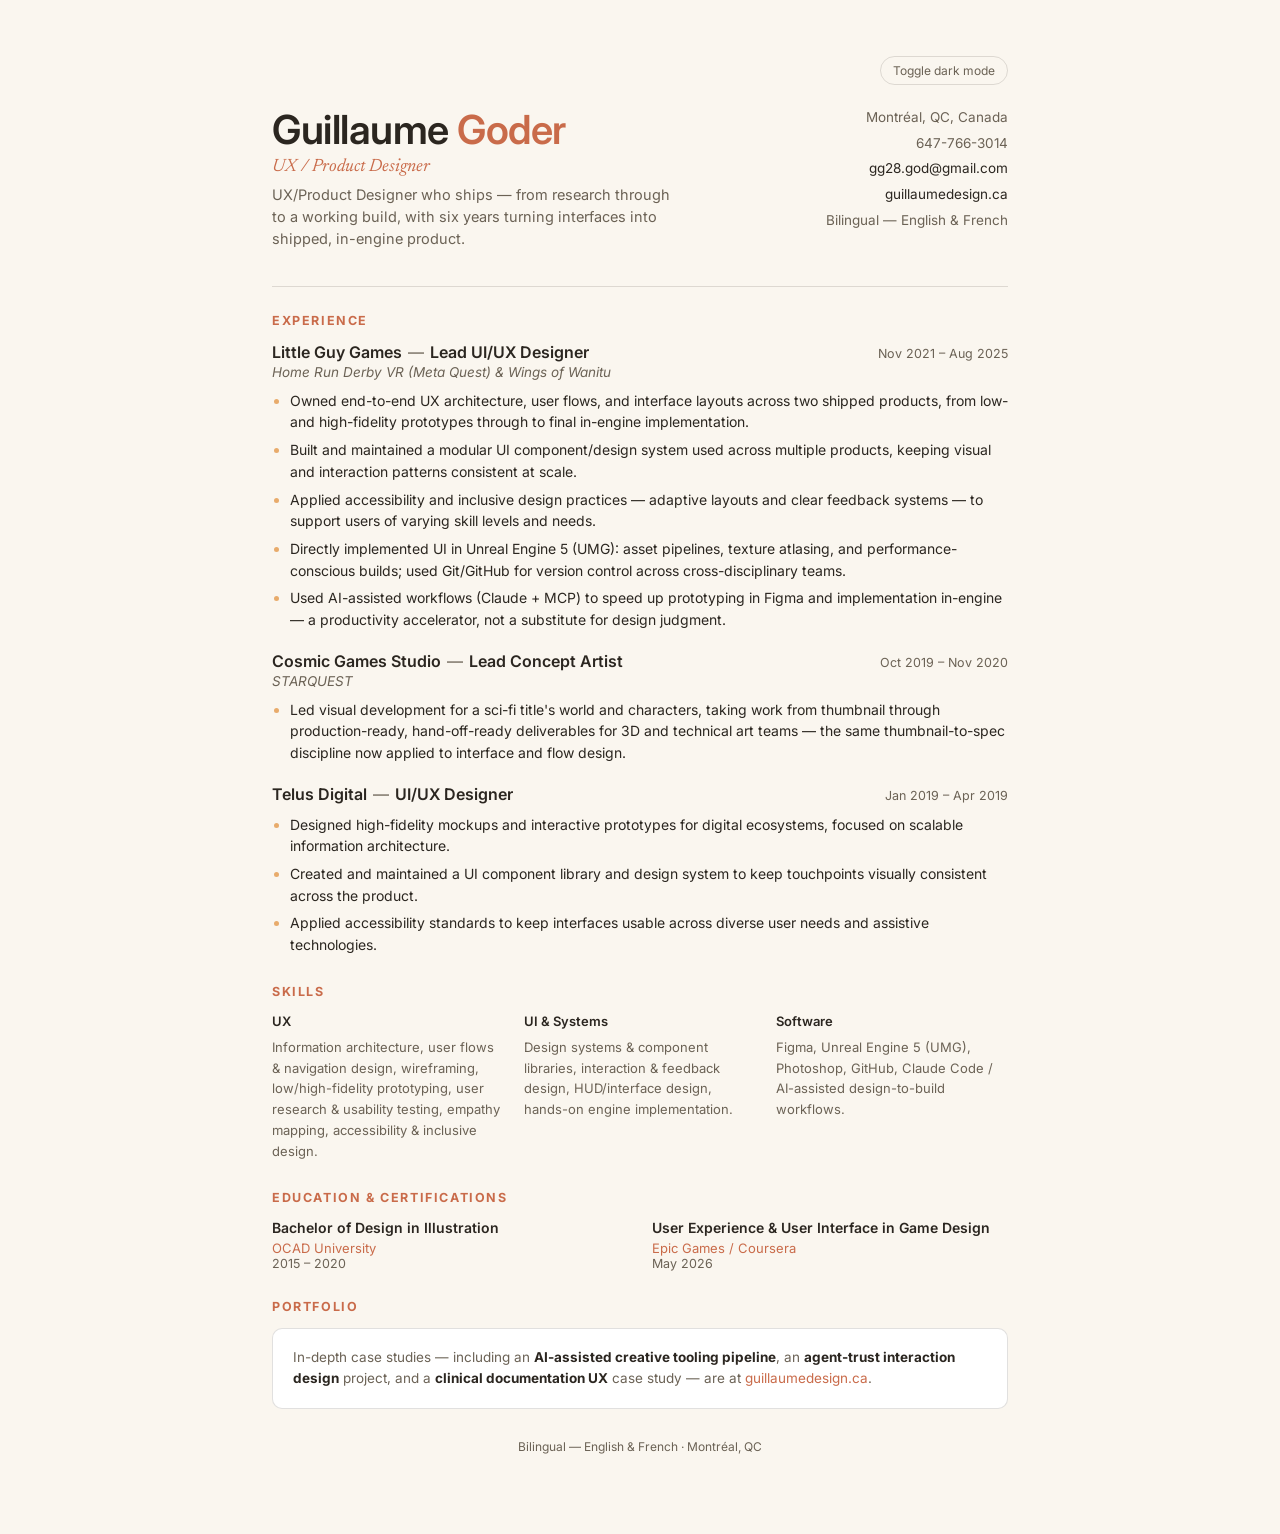
<file: assets/resume.html>
<!DOCTYPE html>
<html lang="en">
<head>
<meta charset="UTF-8">
<meta name="viewport" content="width=device-width, initial-scale=1.0">
<title>Guillaume Goder — UX / Product Designer</title>
<link rel="preconnect" href="https://fonts.googleapis.com">
<link href="https://fonts.googleapis.com/css2?family=Newsreader:ital,wght@0,400;0,500;0,600;0,700;1,400&family=Inter:wght@400;500;600;700&display=swap" rel="stylesheet">
<style>
  :root{
    --bg: #FAF6EF;
    --text: #2B2620;
    --muted: #6B6255;
    --accent1: #E8AB6B;
    --accent2: #C96B4A;
    --line: rgba(43,38,32,0.14);
    --card: #FFFFFF;
  }
  [data-theme="dark"]{
    --bg: #1C1811;
    --text: #F2EDE3;
    --muted: #B8AE9E;
    --accent1: #EFB979;
    --accent2: #E08A63;
    --line: rgba(242,237,227,0.14);
    --card: #241F17;
  }
  *{ box-sizing: border-box; }
  html,body{ margin:0; padding:0; }
  body{
    background: var(--bg);
    color: var(--text);
    font-family: 'Inter', sans-serif;
    transition: background .25s ease, color .25s ease;
    -webkit-font-smoothing: antialiased;
  }
  h1,h2,h3{ font-family: 'Newsreader', serif; margin:0; }
  a{ color: var(--accent2); text-decoration: none; }
  a:hover{ text-decoration: underline; }

  .wrap{ max-width: 800px; margin: 0 auto; padding: 56px 32px 80px; }

  .topbar{ display:flex; justify-content:flex-end; margin-bottom: 20px; }
  .toggle{
    border: 1px solid var(--line);
    background: transparent;
    color: var(--muted);
    font-family: 'Inter', sans-serif;
    font-size: 12px;
    padding: 6px 12px;
    border-radius: 999px;
    cursor: pointer;
  }
  .toggle:hover{ color: var(--text); border-color: var(--accent2); }

  header{
    display:flex;
    justify-content: space-between;
    align-items: flex-start;
    flex-wrap: wrap;
    gap: 16px;
    border-bottom: 1px solid var(--line);
    padding-bottom: 22px;
    margin-bottom: 26px;
  }
  .name{ font-size: 40px; font-weight: 600; letter-spacing: -0.5px; }
  .name span{ color: var(--accent2); }
  .role{ font-family: 'Newsreader', serif; font-style: italic; font-size: 18px; color: var(--accent2); margin-top: 4px; }
  .tagline{ font-size: 14.5px; color: var(--muted); margin-top: 8px; max-width: 46ch; line-height: 1.5; }

  .contact{ text-align: right; font-size: 13.5px; color: var(--muted); line-height: 1.9; }
  .contact a{ color: var(--text); }

  section{ margin-bottom: 28px; }
  .section-title{
    font-family: 'Inter', sans-serif;
    font-size: 12.5px;
    font-weight: 700;
    letter-spacing: 1.6px;
    text-transform: uppercase;
    color: var(--accent2);
    margin-bottom: 14px;
  }

  .role-block{ margin-bottom: 20px; }
  .role-block:last-child{ margin-bottom: 0; }
  .role-line{ display:flex; justify-content: space-between; align-items: baseline; flex-wrap: wrap; gap: 6px; }
  .role-title{ font-weight: 600; font-size: 16px; }
  .role-title .company{ color: var(--text); }
  .role-title .sep{ color: var(--muted); font-weight: 400; margin: 0 6px; }
  .dates{ font-size: 12.5px; color: var(--muted); white-space: nowrap; }
  .project{ font-style: italic; font-size: 13.5px; color: var(--muted); margin-top: 2px; }
  ul.bullets{ margin: 10px 0 0; padding-left: 18px; }
  ul.bullets li{ font-size: 14px; line-height: 1.55; margin-bottom: 6px; color: var(--text); }
  ul.bullets li::marker{ color: var(--accent1); }

  .skills-grid{ display:grid; grid-template-columns: repeat(3, 1fr); gap: 20px; }
  .skill-card h3{ font-family:'Inter',sans-serif; font-size: 13px; font-weight: 600; color: var(--text); margin-bottom: 8px; }
  .skill-card p{ font-size: 13px; color: var(--muted); line-height: 1.6; margin:0; }

  .ed-cert-grid{ display:grid; grid-template-columns: 1fr 1fr; gap: 24px; }
  .ed-cert-grid h3{ font-family:'Inter',sans-serif; font-size: 14px; font-weight: 600; margin-bottom: 4px; }
  .ed-cert-grid .school{ color: var(--accent2); font-size: 13px; }
  .ed-cert-grid .yr{ color: var(--muted); font-size: 12.5px; }

  .portfolio-note{
    border: 1px solid var(--line);
    border-radius: 10px;
    padding: 18px 20px;
    background: var(--card);
    font-size: 13.5px;
    color: var(--muted);
    line-height: 1.6;
  }
  .portfolio-note b{ color: var(--text); }

  footer{ margin-top: 30px; text-align:center; font-size: 12px; color: var(--muted); }

  @media (max-width: 640px){
    .name{ font-size: 30px; }
    .contact{ text-align: left; }
    header{ flex-direction: column; }
    .skills-grid{ grid-template-columns: 1fr; }
    .ed-cert-grid{ grid-template-columns: 1fr; }
  }

  @media print{
    .toggle, .topbar{ display:none; }
    body{ background: #fff; color:#000; }
    .wrap{ max-width: 100%; padding: 20px 30px; }
  }
</style>
</head>
<body>
  <div class="wrap">
    <div class="topbar">
      <button class="toggle" onclick="document.documentElement.toggleAttribute('data-theme', undefined) || (function(){const el=document.documentElement; el.getAttribute('data-theme')==='dark'? el.removeAttribute('data-theme') : el.setAttribute('data-theme','dark');})()">
        Toggle dark mode
      </button>
    </div>

    <header>
      <div>
        <div class="name">Guillaume <span>Goder</span></div>
        <div class="role">UX / Product Designer</div>
        <p class="tagline">UX/Product Designer who ships — from research through to a working build, with six years turning interfaces into shipped, in-engine product.</p>
      </div>
      <div class="contact">
        Montréal, QC, Canada<br>
        647-766-3014<br>
        <a href="mailto:gg28.god@gmail.com">gg28.god@gmail.com</a><br>
        <a href="https://guillaumedesign.ca" target="_blank">guillaumedesign.ca</a><br>
        Bilingual — English &amp; French
      </div>
    </header>

    <section>
      <div class="section-title">Experience</div>

      <div class="role-block">
        <div class="role-line">
          <div class="role-title"><span class="company">Little Guy Games</span><span class="sep">—</span>Lead UI/UX Designer</div>
          <div class="dates">Nov 2021 – Aug 2025</div>
        </div>
        <div class="project">Home Run Derby VR (Meta Quest) &amp; Wings of Wanitu</div>
        <ul class="bullets">
          <li>Owned end-to-end UX architecture, user flows, and interface layouts across two shipped products, from low- and high-fidelity prototypes through to final in-engine implementation.</li>
          <li>Built and maintained a modular UI component/design system used across multiple products, keeping visual and interaction patterns consistent at scale.</li>
          <li>Applied accessibility and inclusive design practices — adaptive layouts and clear feedback systems — to support users of varying skill levels and needs.</li>
          <li>Directly implemented UI in Unreal Engine 5 (UMG): asset pipelines, texture atlasing, and performance-conscious builds; used Git/GitHub for version control across cross-disciplinary teams.</li>
          <li>Used AI-assisted workflows (Claude + MCP) to speed up prototyping in Figma and implementation in-engine — a productivity accelerator, not a substitute for design judgment.</li>
        </ul>
      </div>

      <div class="role-block">
        <div class="role-line">
          <div class="role-title"><span class="company">Cosmic Games Studio</span><span class="sep">—</span>Lead Concept Artist</div>
          <div class="dates">Oct 2019 – Nov 2020</div>
        </div>
        <div class="project">STARQUEST</div>
        <ul class="bullets">
          <li>Led visual development for a sci-fi title's world and characters, taking work from thumbnail through production-ready, hand-off-ready deliverables for 3D and technical art teams — the same thumbnail-to-spec discipline now applied to interface and flow design.</li>
        </ul>
      </div>

      <div class="role-block">
        <div class="role-line">
          <div class="role-title"><span class="company">Telus Digital</span><span class="sep">—</span>UI/UX Designer</div>
          <div class="dates">Jan 2019 – Apr 2019</div>
        </div>
        <ul class="bullets">
          <li>Designed high-fidelity mockups and interactive prototypes for digital ecosystems, focused on scalable information architecture.</li>
          <li>Created and maintained a UI component library and design system to keep touchpoints visually consistent across the product.</li>
          <li>Applied accessibility standards to keep interfaces usable across diverse user needs and assistive technologies.</li>
        </ul>
      </div>
    </section>

    <section>
      <div class="section-title">Skills</div>
      <div class="skills-grid">
        <div class="skill-card">
          <h3>UX</h3>
          <p>Information architecture, user flows &amp; navigation design, wireframing, low/high-fidelity prototyping, user research &amp; usability testing, empathy mapping, accessibility &amp; inclusive design.</p>
        </div>
        <div class="skill-card">
          <h3>UI &amp; Systems</h3>
          <p>Design systems &amp; component libraries, interaction &amp; feedback design, HUD/interface design, hands-on engine implementation.</p>
        </div>
        <div class="skill-card">
          <h3>Software</h3>
          <p>Figma, Unreal Engine 5 (UMG), Photoshop, GitHub, Claude Code / AI-assisted design-to-build workflows.</p>
        </div>
      </div>
    </section>

    <section>
      <div class="section-title">Education &amp; Certifications</div>
      <div class="ed-cert-grid">
        <div>
          <h3>Bachelor of Design in Illustration</h3>
          <div class="school">OCAD University</div>
          <div class="yr">2015 – 2020</div>
        </div>
        <div>
          <h3>User Experience &amp; User Interface in Game Design</h3>
          <div class="school">Epic Games / Coursera</div>
          <div class="yr">May 2026</div>
        </div>
      </div>
    </section>

    <section>
      <div class="section-title">Portfolio</div>
      <div class="portfolio-note">
        In-depth case studies — including an <b>AI-assisted creative tooling pipeline</b>, an <b>agent-trust interaction design</b> project, and a <b>clinical documentation UX</b> case study — are at <a href="https://guillaumedesign.ca" target="_blank">guillaumedesign.ca</a>.
      </div>
    </section>

    <footer>Bilingual — English &amp; French · Montréal, QC</footer>
  </div>
</body>
</html>
</file>
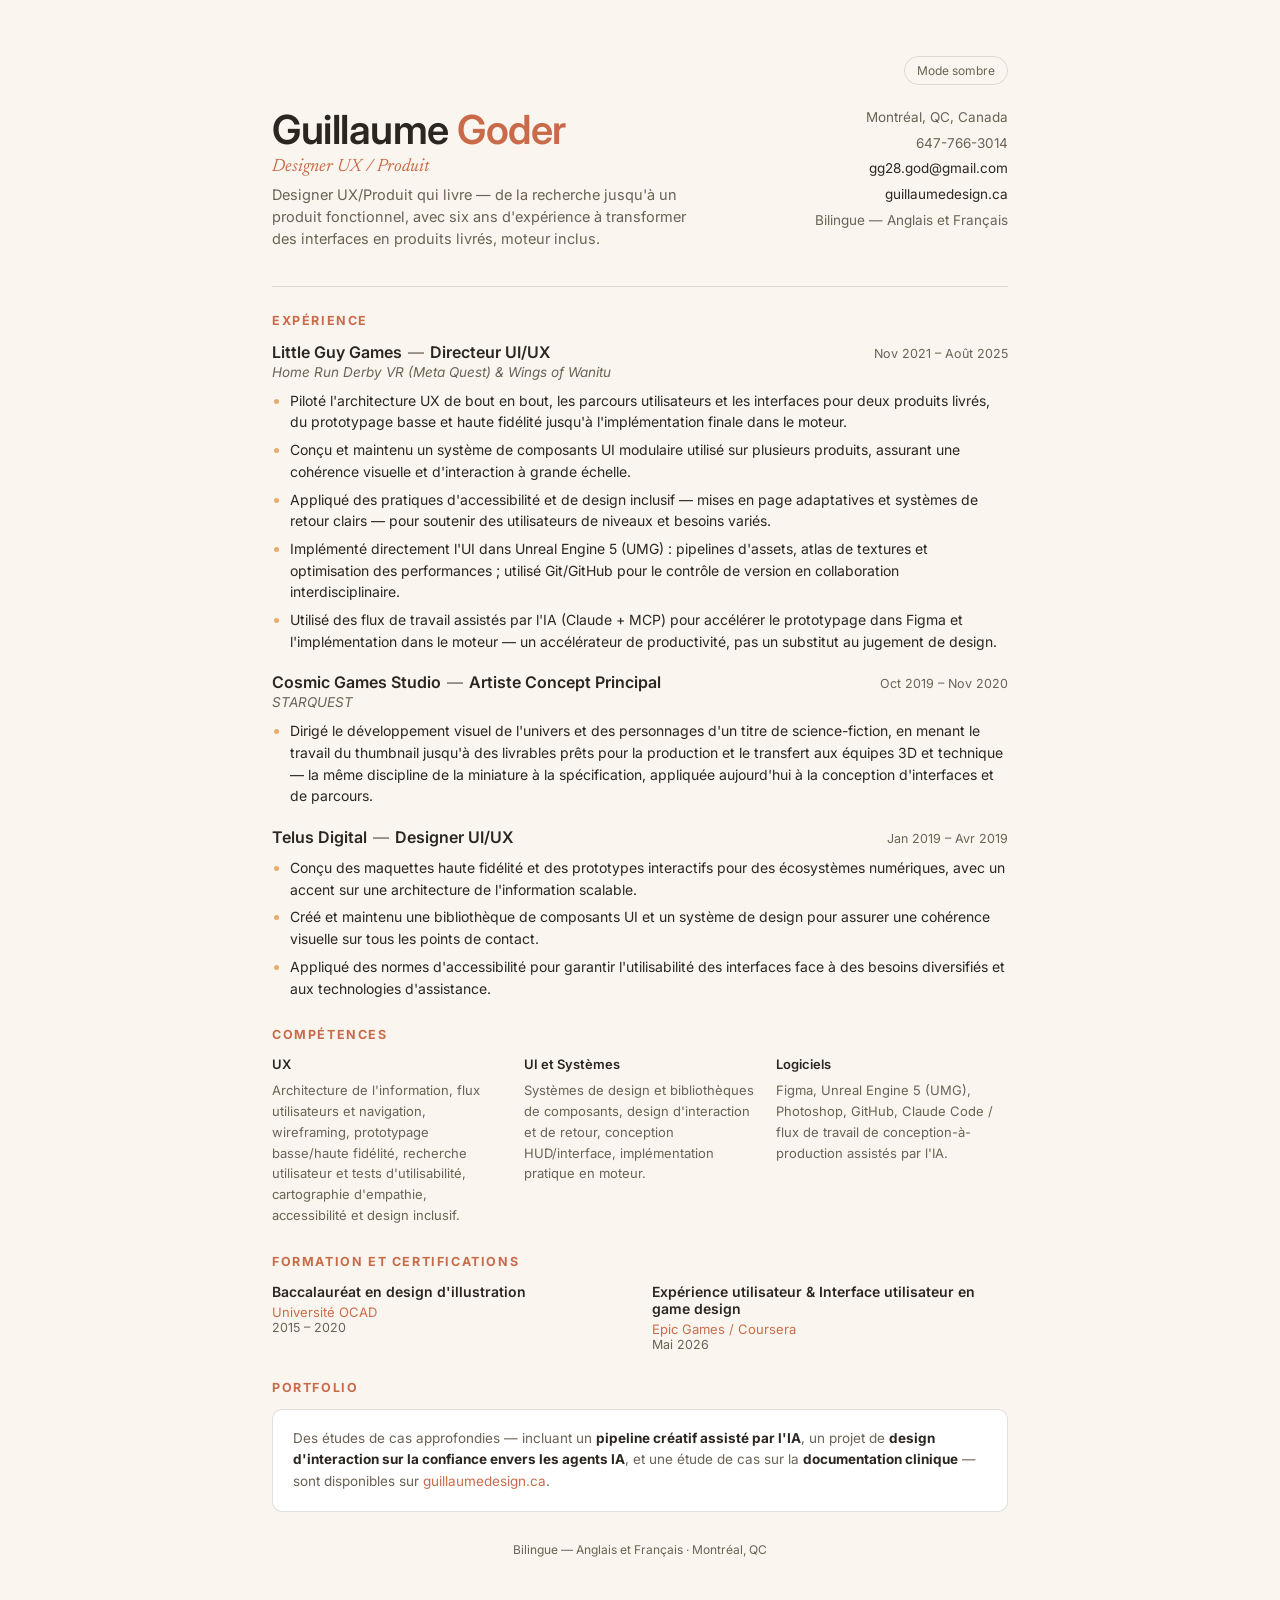
<file: assets/resume_fr.html>
<!DOCTYPE html>
<html lang="fr">
<head>
<meta charset="UTF-8">
<meta name="viewport" content="width=device-width, initial-scale=1.0">
<title>Guillaume Goder — Designer UX / Produit</title>
<link rel="preconnect" href="https://fonts.googleapis.com">
<link href="https://fonts.googleapis.com/css2?family=Newsreader:ital,wght@0,400;0,500;0,600;0,700;1,400&family=Inter:wght@400;500;600;700&display=swap" rel="stylesheet">
<style>
  :root{
    --bg: #FAF6EF;
    --text: #2B2620;
    --muted: #6B6255;
    --accent1: #E8AB6B;
    --accent2: #C96B4A;
    --line: rgba(43,38,32,0.14);
    --card: #FFFFFF;
  }
  [data-theme="dark"]{
    --bg: #1C1811;
    --text: #F2EDE3;
    --muted: #B8AE9E;
    --accent1: #EFB979;
    --accent2: #E08A63;
    --line: rgba(242,237,227,0.14);
    --card: #241F17;
  }
  *{ box-sizing: border-box; }
  html,body{ margin:0; padding:0; }
  body{
    background: var(--bg);
    color: var(--text);
    font-family: 'Inter', sans-serif;
    transition: background .25s ease, color .25s ease;
    -webkit-font-smoothing: antialiased;
  }
  h1,h2,h3{ font-family: 'Newsreader', serif; margin:0; }
  a{ color: var(--accent2); text-decoration: none; }
  a:hover{ text-decoration: underline; }

  .wrap{ max-width: 800px; margin: 0 auto; padding: 56px 32px 80px; }

  .topbar{ display:flex; justify-content:flex-end; margin-bottom: 20px; }
  .toggle{
    border: 1px solid var(--line);
    background: transparent;
    color: var(--muted);
    font-family: 'Inter', sans-serif;
    font-size: 12px;
    padding: 6px 12px;
    border-radius: 999px;
    cursor: pointer;
  }
  .toggle:hover{ color: var(--text); border-color: var(--accent2); }

  header{
    display:flex;
    justify-content: space-between;
    align-items: flex-start;
    flex-wrap: wrap;
    gap: 16px;
    border-bottom: 1px solid var(--line);
    padding-bottom: 22px;
    margin-bottom: 26px;
  }
  .name{ font-size: 40px; font-weight: 600; letter-spacing: -0.5px; }
  .name span{ color: var(--accent2); }
  .role{ font-family: 'Newsreader', serif; font-style: italic; font-size: 18px; color: var(--accent2); margin-top: 4px; }
  .tagline{ font-size: 14.5px; color: var(--muted); margin-top: 8px; max-width: 46ch; line-height: 1.5; }

  .contact{ text-align: right; font-size: 13.5px; color: var(--muted); line-height: 1.9; }
  .contact a{ color: var(--text); }

  section{ margin-bottom: 28px; }
  .section-title{
    font-family: 'Inter', sans-serif;
    font-size: 12.5px;
    font-weight: 700;
    letter-spacing: 1.6px;
    text-transform: uppercase;
    color: var(--accent2);
    margin-bottom: 14px;
  }

  .role-block{ margin-bottom: 20px; }
  .role-block:last-child{ margin-bottom: 0; }
  .role-line{ display:flex; justify-content: space-between; align-items: baseline; flex-wrap: wrap; gap: 6px; }
  .role-title{ font-weight: 600; font-size: 16px; }
  .role-title .company{ color: var(--text); }
  .role-title .sep{ color: var(--muted); font-weight: 400; margin: 0 6px; }
  .dates{ font-size: 12.5px; color: var(--muted); white-space: nowrap; }
  .project{ font-style: italic; font-size: 13.5px; color: var(--muted); margin-top: 2px; }
  ul.bullets{ margin: 10px 0 0; padding-left: 18px; }
  ul.bullets li{ font-size: 14px; line-height: 1.55; margin-bottom: 6px; color: var(--text); }
  ul.bullets li::marker{ color: var(--accent1); }

  .skills-grid{ display:grid; grid-template-columns: repeat(3, 1fr); gap: 20px; }
  .skill-card h3{ font-family:'Inter',sans-serif; font-size: 13px; font-weight: 600; color: var(--text); margin-bottom: 8px; }
  .skill-card p{ font-size: 13px; color: var(--muted); line-height: 1.6; margin:0; }

  .ed-cert-grid{ display:grid; grid-template-columns: 1fr 1fr; gap: 24px; }
  .ed-cert-grid h3{ font-family:'Inter',sans-serif; font-size: 14px; font-weight: 600; margin-bottom: 4px; }
  .ed-cert-grid .school{ color: var(--accent2); font-size: 13px; }
  .ed-cert-grid .yr{ color: var(--muted); font-size: 12.5px; }

  .portfolio-note{
    border: 1px solid var(--line);
    border-radius: 10px;
    padding: 18px 20px;
    background: var(--card);
    font-size: 13.5px;
    color: var(--muted);
    line-height: 1.6;
  }
  .portfolio-note b{ color: var(--text); }

  footer{ margin-top: 30px; text-align:center; font-size: 12px; color: var(--muted); }

  @media (max-width: 640px){
    .name{ font-size: 30px; }
    .contact{ text-align: left; }
    header{ flex-direction: column; }
    .skills-grid{ grid-template-columns: 1fr; }
    .ed-cert-grid{ grid-template-columns: 1fr; }
  }

  @media print{
    .toggle, .topbar{ display:none; }
    body{ background: #fff; color:#000; }
    .wrap{ max-width: 100%; padding: 20px 30px; }
  }
</style>
</head>
<body>
  <div class="wrap">
    <div class="topbar">
      <button class="toggle" onclick="document.documentElement.toggleAttribute('data-theme', undefined) || (function(){const el=document.documentElement; el.getAttribute('data-theme')==='dark'? el.removeAttribute('data-theme') : el.setAttribute('data-theme','dark');})()">
        Mode sombre
      </button>
    </div>

    <header>
      <div>
        <div class="name">Guillaume <span>Goder</span></div>
        <div class="role">Designer UX / Produit</div>
        <p class="tagline">Designer UX/Produit qui livre — de la recherche jusqu'à un produit fonctionnel, avec six ans d'expérience à transformer des interfaces en produits livrés, moteur inclus.</p>
      </div>
      <div class="contact">
        Montréal, QC, Canada<br>
        647-766-3014<br>
        <a href="mailto:gg28.god@gmail.com">gg28.god@gmail.com</a><br>
        <a href="https://guillaumedesign.ca" target="_blank">guillaumedesign.ca</a><br>
        Bilingue — Anglais et Français
      </div>
    </header>

    <section>
      <div class="section-title">Expérience</div>

      <div class="role-block">
        <div class="role-line">
          <div class="role-title"><span class="company">Little Guy Games</span><span class="sep">—</span>Directeur UI/UX</div>
          <div class="dates">Nov 2021 – Août 2025</div>
        </div>
        <div class="project">Home Run Derby VR (Meta Quest) &amp; Wings of Wanitu</div>
        <ul class="bullets">
          <li>Piloté l'architecture UX de bout en bout, les parcours utilisateurs et les interfaces pour deux produits livrés, du prototypage basse et haute fidélité jusqu'à l'implémentation finale dans le moteur.</li>
          <li>Conçu et maintenu un système de composants UI modulaire utilisé sur plusieurs produits, assurant une cohérence visuelle et d'interaction à grande échelle.</li>
          <li>Appliqué des pratiques d'accessibilité et de design inclusif — mises en page adaptatives et systèmes de retour clairs — pour soutenir des utilisateurs de niveaux et besoins variés.</li>
          <li>Implémenté directement l'UI dans Unreal Engine 5 (UMG) : pipelines d'assets, atlas de textures et optimisation des performances ; utilisé Git/GitHub pour le contrôle de version en collaboration interdisciplinaire.</li>
          <li>Utilisé des flux de travail assistés par l'IA (Claude + MCP) pour accélérer le prototypage dans Figma et l'implémentation dans le moteur — un accélérateur de productivité, pas un substitut au jugement de design.</li>
        </ul>
      </div>

      <div class="role-block">
        <div class="role-line">
          <div class="role-title"><span class="company">Cosmic Games Studio</span><span class="sep">—</span>Artiste Concept Principal</div>
          <div class="dates">Oct 2019 – Nov 2020</div>
        </div>
        <div class="project">STARQUEST</div>
        <ul class="bullets">
          <li>Dirigé le développement visuel de l'univers et des personnages d'un titre de science-fiction, en menant le travail du thumbnail jusqu'à des livrables prêts pour la production et le transfert aux équipes 3D et technique — la même discipline de la miniature à la spécification, appliquée aujourd'hui à la conception d'interfaces et de parcours.</li>
        </ul>
      </div>

      <div class="role-block">
        <div class="role-line">
          <div class="role-title"><span class="company">Telus Digital</span><span class="sep">—</span>Designer UI/UX</div>
          <div class="dates">Jan 2019 – Avr 2019</div>
        </div>
        <ul class="bullets">
          <li>Conçu des maquettes haute fidélité et des prototypes interactifs pour des écosystèmes numériques, avec un accent sur une architecture de l'information scalable.</li>
          <li>Créé et maintenu une bibliothèque de composants UI et un système de design pour assurer une cohérence visuelle sur tous les points de contact.</li>
          <li>Appliqué des normes d'accessibilité pour garantir l'utilisabilité des interfaces face à des besoins diversifiés et aux technologies d'assistance.</li>
        </ul>
      </div>
    </section>

    <section>
      <div class="section-title">Compétences</div>
      <div class="skills-grid">
        <div class="skill-card">
          <h3>UX</h3>
          <p>Architecture de l'information, flux utilisateurs et navigation, wireframing, prototypage basse/haute fidélité, recherche utilisateur et tests d'utilisabilité, cartographie d'empathie, accessibilité et design inclusif.</p>
        </div>
        <div class="skill-card">
          <h3>UI et Systèmes</h3>
          <p>Systèmes de design et bibliothèques de composants, design d'interaction et de retour, conception HUD/interface, implémentation pratique en moteur.</p>
        </div>
        <div class="skill-card">
          <h3>Logiciels</h3>
          <p>Figma, Unreal Engine 5 (UMG), Photoshop, GitHub, Claude Code / flux de travail de conception-à-production assistés par l'IA.</p>
        </div>
      </div>
    </section>

    <section>
      <div class="section-title">Formation et Certifications</div>
      <div class="ed-cert-grid">
        <div>
          <h3>Baccalauréat en design d'illustration</h3>
          <div class="school">Université OCAD</div>
          <div class="yr">2015 – 2020</div>
        </div>
        <div>
          <h3>Expérience utilisateur &amp; Interface utilisateur en game design</h3>
          <div class="school">Epic Games / Coursera</div>
          <div class="yr">Mai 2026</div>
        </div>
      </div>
    </section>

    <section>
      <div class="section-title">Portfolio</div>
      <div class="portfolio-note">
        Des études de cas approfondies — incluant un <b>pipeline créatif assisté par l'IA</b>, un projet de <b>design d'interaction sur la confiance envers les agents IA</b>, et une étude de cas sur la <b>documentation clinique</b> — sont disponibles sur <a href="https://guillaumedesign.ca" target="_blank">guillaumedesign.ca</a>.
      </div>
    </section>

    <footer>Bilingue — Anglais et Français · Montréal, QC</footer>
  </div>
</body>
</html>
</file>
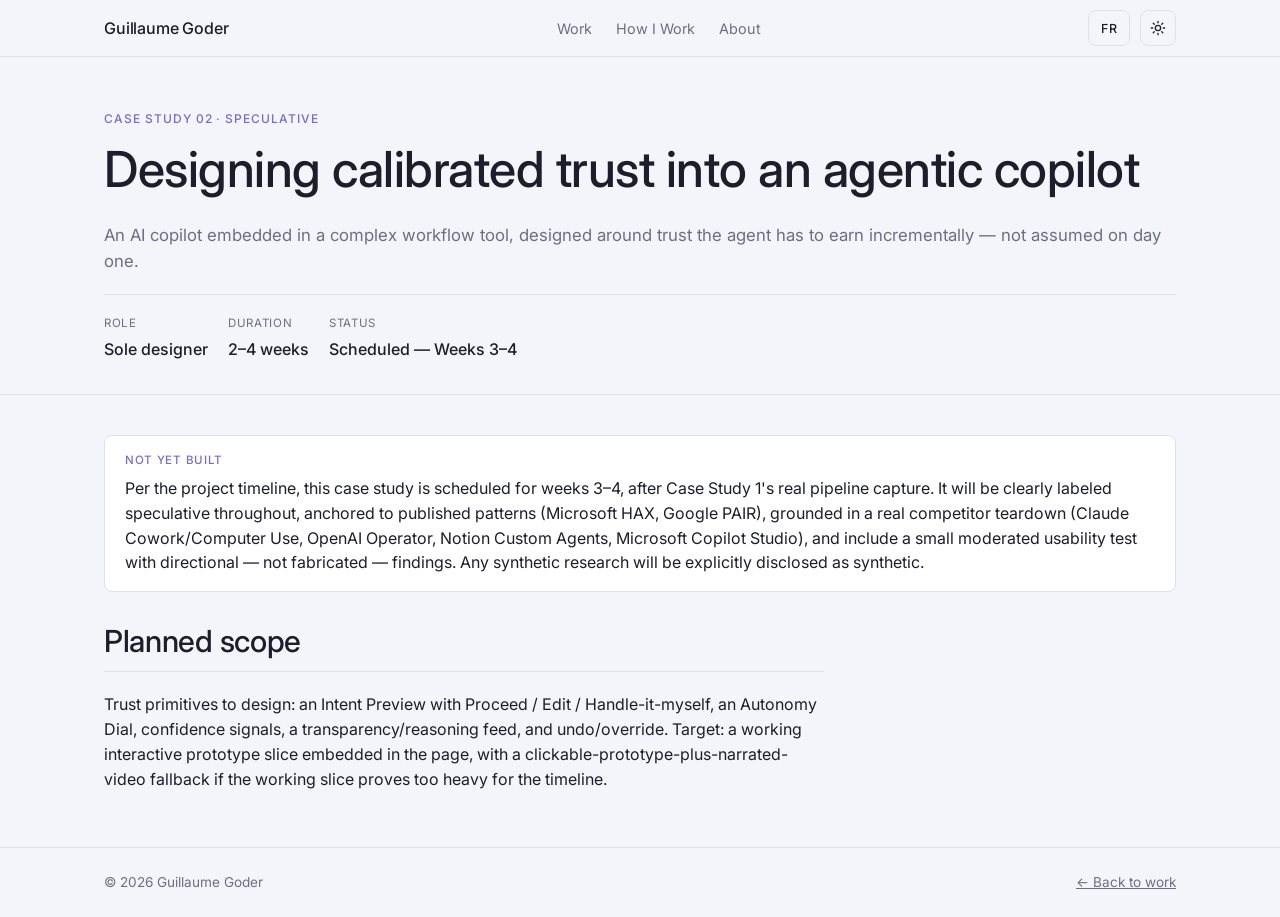
<file: case-studies/agent-trust.html>
<!DOCTYPE html>
<html lang="en" data-theme="light">
<head>
<meta charset="UTF-8" />
<meta name="viewport" content="width=device-width, initial-scale=1.0" />
<title>Calibrated Trust in an Agentic Copilot — Guillaume Goder</title>
<meta name="description" content="Case study: designing calibrated trust primitives — intent preview, autonomy dial, undo — into a speculative agentic copilot." />
<link rel="preconnect" href="https://fonts.googleapis.com">
<link rel="preconnect" href="https://fonts.gstatic.com" crossorigin>
<link href="https://fonts.googleapis.com/css2?family=Inter:wght@300;400;500;600&display=swap" rel="stylesheet">
<link rel="stylesheet" href="../styles.css" />
<script>
  (function () {
    var saved = localStorage.getItem("gg-theme");
    var theme = saved || (window.matchMedia("(prefers-color-scheme: dark)").matches ? "dark" : "light");
    document.documentElement.setAttribute("data-theme", theme);
  })();
</script>
</head>
<body>

<header class="site-header">
  <div class="wrap">
    <a class="brand" href="../index.html">Guillaume Goder</a>
    <nav aria-label="Primary">
      <ul class="nav-links">
        <li><a href="../index.html#work" data-fr="Travaux">Work</a></li>
        <li><a href="../index.html#how-i-work" data-fr="Ma méthode">How I Work</a></li>
        <li><a href="../index.html#about" data-fr="À propos">About</a></li>
      </ul>
    </nav>
    <div style="display:flex; align-items:center; gap:10px;">
      <button class="lang-toggle" aria-label="Passer en français">FR</button>
      <button class="theme-toggle" aria-label="Toggle dark mode" aria-pressed="false">
        <svg class="icon-sun" viewBox="0 0 24 24" fill="none" stroke="currentColor" stroke-width="2" stroke-linecap="round"><circle cx="12" cy="12" r="4"/><path d="M12 2v2M12 20v2M4.9 4.9l1.4 1.4M17.7 17.7l1.4 1.4M2 12h2M20 12h2M4.9 19.1l1.4-1.4M17.7 6.3l1.4-1.4"/></svg>
        <svg class="icon-moon" viewBox="0 0 24 24" fill="none" stroke="currentColor" stroke-width="2" stroke-linecap="round" stroke-linejoin="round"><path d="M21 12.8A9 9 0 1111.2 3a7 7 0 009.8 9.8z"/></svg>
      </button>
      <button class="nav-toggle" aria-label="Toggle menu" aria-expanded="false">
        <svg viewBox="0 0 24 24" width="18" height="18" fill="none" stroke="currentColor" stroke-width="2" stroke-linecap="round"><path d="M3 6h18M3 12h18M3 18h18"/></svg>
      </button>
    </div>
  </div>
</header>

<main>
  <article>
    <header class="cs-header">
      <div class="wrap">
        <span class="eyebrow" data-fr="Étude de cas 02 · Spéculatif">Case Study 02 · Speculative</span>
        <h1 data-fr="Concevoir une confiance calibrée dans un copilote agentique">Designing calibrated trust into an agentic copilot</h1>
        <p class="lede" data-fr="Un copilote IA intégré dans un outil de flux de travail complexe, conçu autour d'une confiance que l'agent doit gagner progressivement — jamais présumée dès le premier jour.">An AI copilot embedded in a complex workflow tool, designed around trust the agent has to earn incrementally — not assumed on day one.</p>
        <div class="cs-meta">
          <div class="cs-meta-item"><div class="label" data-fr="Rôle">Role</div><div class="value" data-fr="Designer unique">Sole designer</div></div>
          <div class="cs-meta-item"><div class="label" data-fr="Durée">Duration</div><div class="value" data-fr="2 à 4 semaines">2–4 weeks</div></div>
          <div class="cs-meta-item"><div class="label" data-fr="Statut">Status</div><div class="value" data-fr="Prévu — Semaines 3-4">Scheduled — Weeks 3–4</div></div>
        </div>
      </div>
    </header>

    <div class="cs-body">
      <div class="wrap">
        <div class="status-banner">
          <div class="label" data-fr="Pas encore réalisé">Not yet built</div>
          <p style="margin:0;" data-fr="Selon le calendrier du projet, cette étude de cas est prévue pour les semaines 3-4, après la capture réelle du pipeline de l'étude de cas 1. Elle sera clairement étiquetée comme spéculative du début à la fin, ancrée dans des modèles publiés (Microsoft HAX, Google PAIR), fondée sur une analyse réelle de concurrents (Claude Cowork/Computer Use, OpenAI Operator, Notion Custom Agents, Microsoft Copilot Studio), et inclura un petit test d'utilisabilité modéré avec des résultats directionnels — jamais fabriqués. Toute recherche synthétique sera explicitement présentée comme telle.">Per the project timeline, this case study is scheduled for weeks 3–4, after Case Study 1's real pipeline capture. It will be clearly labeled speculative throughout, anchored to published patterns (Microsoft HAX, Google PAIR), grounded in a real competitor teardown (Claude Cowork/Computer Use, OpenAI Operator, Notion Custom Agents, Microsoft Copilot Studio), and include a small moderated usability test with directional — not fabricated — findings. Any synthetic research will be explicitly disclosed as synthetic.</p>
        </div>
        <section class="cs-block">
          <h2 data-fr="Portée prévue">Planned scope</h2>
          <p data-fr="Primitives de confiance à concevoir : un Aperçu d'intention avec Continuer / Modifier / Le faire moi-même, un Curseur d'autonomie, des signaux de confiance, un flux de transparence/raisonnement, et l'annulation/la reprise en main. Objectif : une tranche de prototype interactif fonctionnel intégrée à la page, avec un repli en prototype cliquable accompagné d'une vidéo narrée si la tranche fonctionnelle s'avère trop lourde pour le calendrier.">Trust primitives to design: an Intent Preview with Proceed / Edit / Handle-it-myself, an Autonomy Dial, confidence signals, a transparency/reasoning feed, and undo/override. Target: a working interactive prototype slice embedded in the page, with a clickable-prototype-plus-narrated-video fallback if the working slice proves too heavy for the timeline.</p>
        </section>
      </div>
    </div>
  </article>
</main>

<footer class="site-footer">
  <div class="wrap">
    <p>© <span id="year"></span> Guillaume Goder</p>
    <p><a href="../index.html" data-fr="← Retour aux projets">← Back to work</a></p>
  </div>
</footer>

<script>document.getElementById("year").textContent = new Date().getFullYear();</script>
<script src="../script.js"></script>
</body>
</html>
</file>
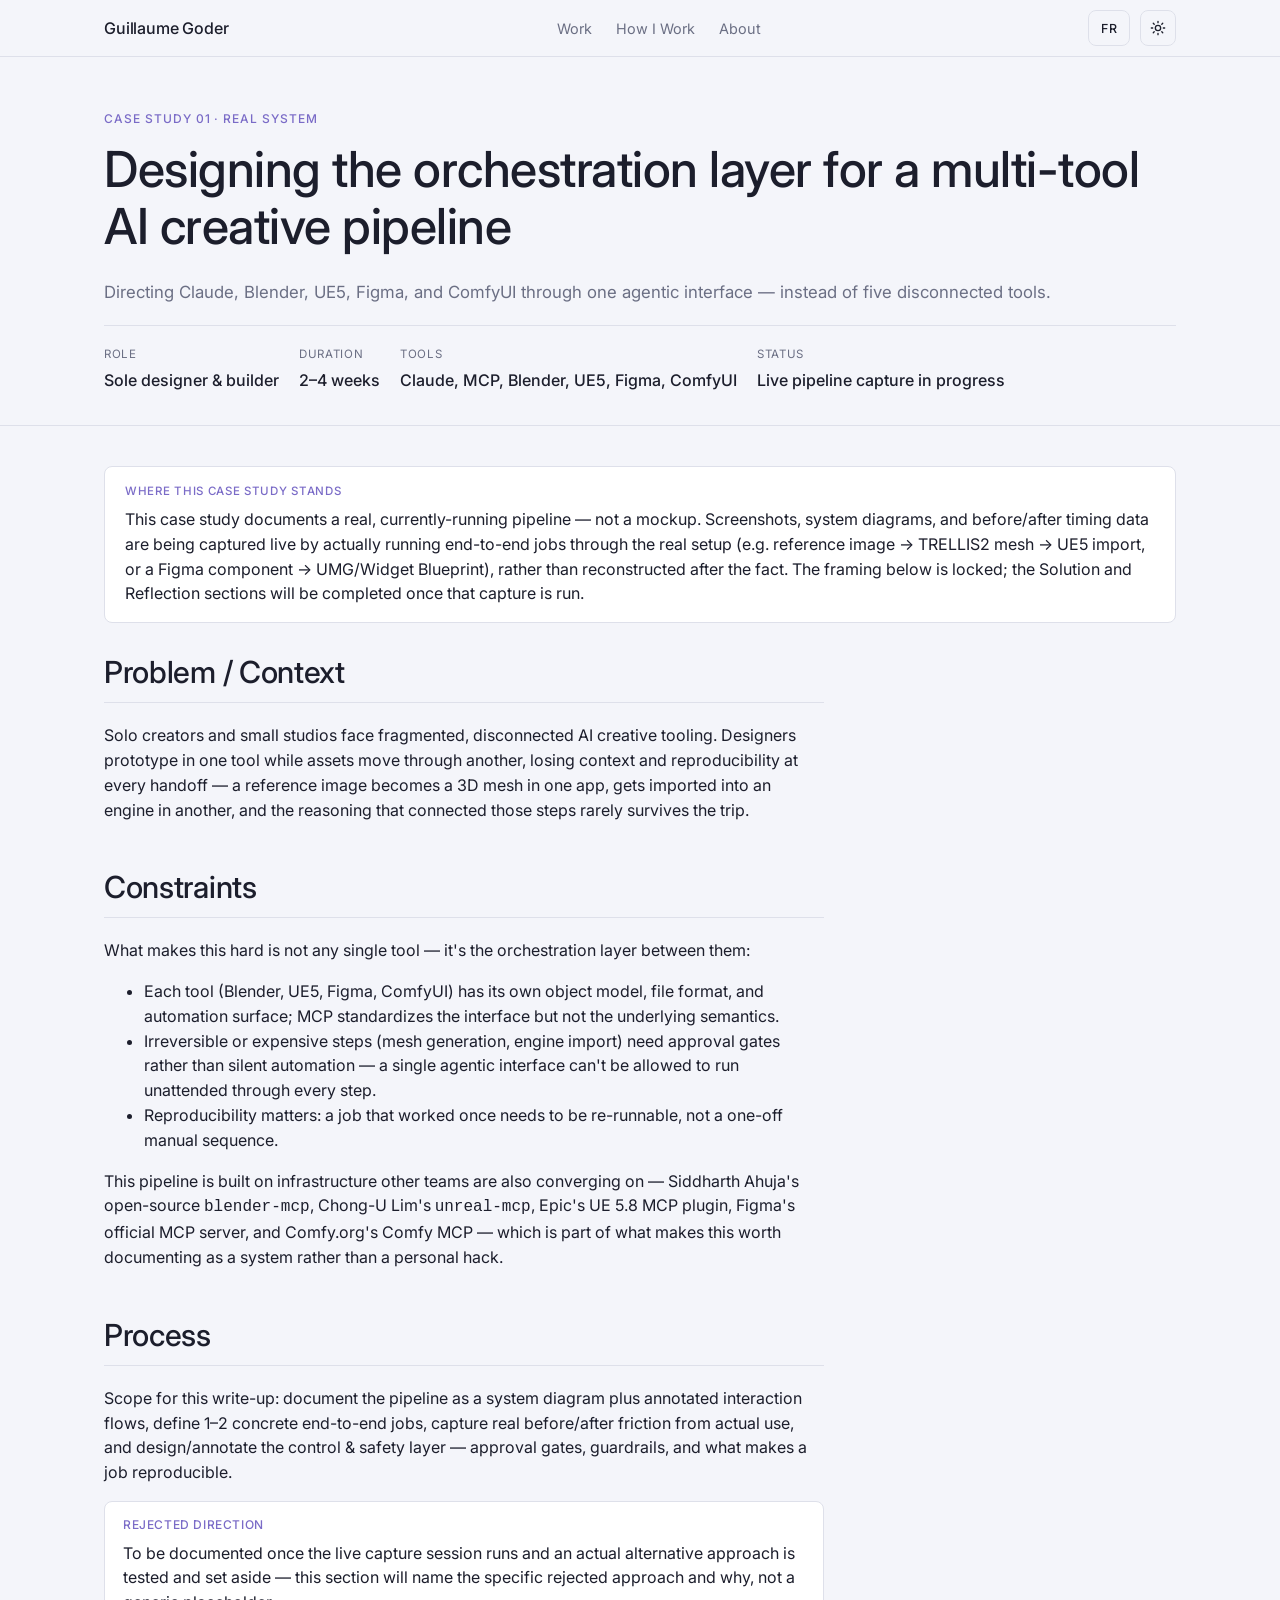
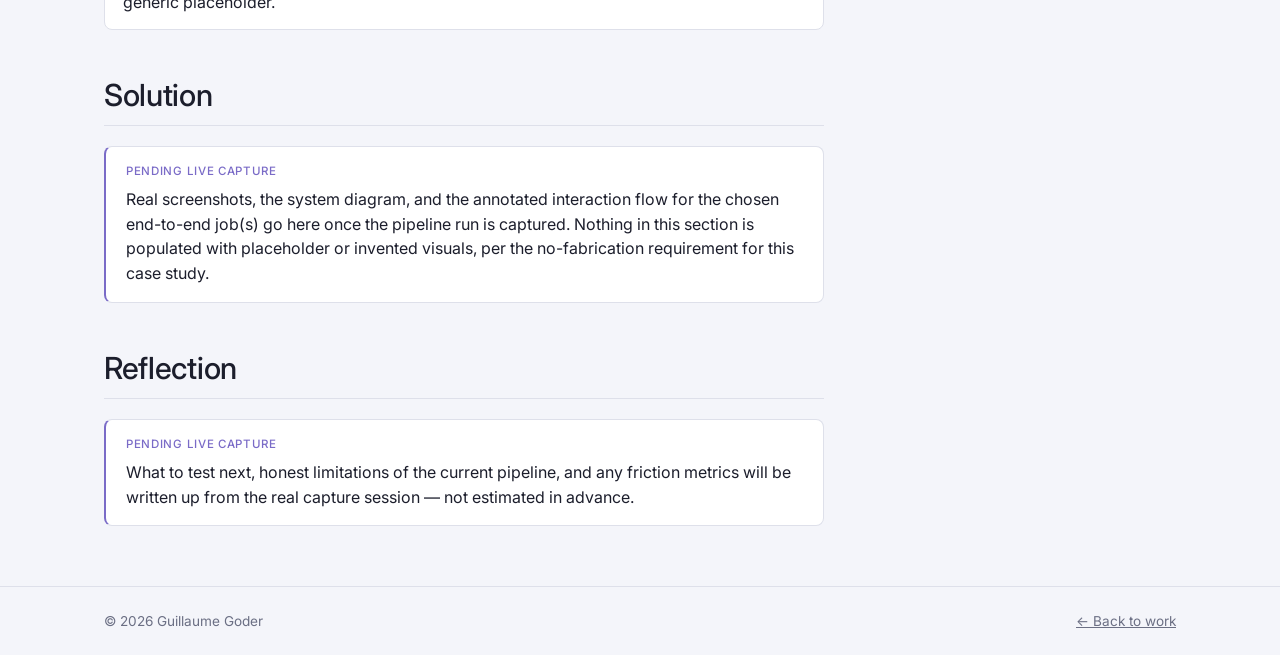
<file: case-studies/ai-mcp-pipeline.html>
<!DOCTYPE html>
<html lang="en" data-theme="light">
<head>
<meta charset="UTF-8" />
<meta name="viewport" content="width=device-width, initial-scale=1.0" />
<title>AI/MCP Creative Pipeline — Guillaume Goder</title>
<meta name="description" content="Case study: designing the orchestration layer and interaction design for a real, multi-tool AI creative pipeline connecting Claude, Blender, UE5, Figma and ComfyUI via MCP." />
<link rel="preconnect" href="https://fonts.googleapis.com">
<link rel="preconnect" href="https://fonts.gstatic.com" crossorigin>
<link href="https://fonts.googleapis.com/css2?family=Inter:wght@300;400;500;600&display=swap" rel="stylesheet">
<link rel="stylesheet" href="../styles.css" />
<script>
  (function () {
    var saved = localStorage.getItem("gg-theme");
    var theme = saved || (window.matchMedia("(prefers-color-scheme: dark)").matches ? "dark" : "light");
    document.documentElement.setAttribute("data-theme", theme);
  })();
</script>
</head>
<body>

<header class="site-header">
  <div class="wrap">
    <a class="brand" href="../index.html">Guillaume Goder</a>
    <nav aria-label="Primary">
      <ul class="nav-links">
        <li><a href="../index.html#work" data-fr="Travaux">Work</a></li>
        <li><a href="../index.html#how-i-work" data-fr="Ma méthode">How I Work</a></li>
        <li><a href="../index.html#about" data-fr="À propos">About</a></li>
      </ul>
    </nav>
    <div style="display:flex; align-items:center; gap:10px;">
      <button class="lang-toggle" aria-label="Passer en français">FR</button>
      <button class="theme-toggle" aria-label="Toggle dark mode" aria-pressed="false">
        <svg class="icon-sun" viewBox="0 0 24 24" fill="none" stroke="currentColor" stroke-width="2" stroke-linecap="round"><circle cx="12" cy="12" r="4"/><path d="M12 2v2M12 20v2M4.9 4.9l1.4 1.4M17.7 17.7l1.4 1.4M2 12h2M20 12h2M4.9 19.1l1.4-1.4M17.7 6.3l1.4-1.4"/></svg>
        <svg class="icon-moon" viewBox="0 0 24 24" fill="none" stroke="currentColor" stroke-width="2" stroke-linecap="round" stroke-linejoin="round"><path d="M21 12.8A9 9 0 1111.2 3a7 7 0 009.8 9.8z"/></svg>
      </button>
      <button class="nav-toggle" aria-label="Toggle menu" aria-expanded="false">
        <svg viewBox="0 0 24 24" width="18" height="18" fill="none" stroke="currentColor" stroke-width="2" stroke-linecap="round"><path d="M3 6h18M3 12h18M3 18h18"/></svg>
      </button>
    </div>
  </div>
</header>

<main>

  <article>

    <header class="cs-header">
      <div class="wrap">
        <span class="eyebrow" data-fr="Étude de cas 01 · Système réel">Case Study 01 · Real System</span>
        <h1 data-fr="Concevoir la couche d'orchestration d'un pipeline créatif IA multi-outils">Designing the orchestration layer for a multi-tool AI creative pipeline</h1>
        <p class="lede" data-fr="Piloter Claude, Blender, UE5, Figma et ComfyUI via une seule interface agentique — plutôt que cinq outils déconnectés.">Directing Claude, Blender, UE5, Figma, and ComfyUI through one agentic interface — instead of five disconnected tools.</p>
        <div class="cs-meta">
          <div class="cs-meta-item">
            <div class="label" data-fr="Rôle">Role</div>
            <div class="value" data-fr="Designer et développeur unique">Sole designer &amp; builder</div>
          </div>
          <div class="cs-meta-item">
            <div class="label" data-fr="Durée">Duration</div>
            <div class="value" data-fr="2 à 4 semaines">2–4 weeks</div>
          </div>
          <div class="cs-meta-item">
            <div class="label" data-fr="Outils">Tools</div>
            <div class="value">Claude, MCP, Blender, UE5, Figma, ComfyUI</div>
          </div>
          <div class="cs-meta-item">
            <div class="label" data-fr="Statut">Status</div>
            <div class="value" data-fr="Capture en direct du pipeline en cours">Live pipeline capture in progress</div>
          </div>
        </div>
      </div>
    </header>

    <div class="cs-body">
      <div class="wrap">

        <div class="status-banner">
          <div class="label" data-fr="Où en est cette étude de cas">Where this case study stands</div>
          <p style="margin:0;" data-fr="Cette étude de cas documente un pipeline réel, actuellement en fonctionnement — pas une maquette. Les captures d'écran, les diagrammes système et les données de chronométrage avant/après sont capturés en direct en exécutant réellement des tâches de bout en bout dans l'installation réelle (par ex. image de référence → maillage TRELLIS2 → import UE5, ou composant Figma → UMG/Widget Blueprint), plutôt que reconstitués après coup. Le cadrage ci-dessous est verrouillé; les sections Solution et Réflexion seront complétées une fois cette capture réalisée.">This case study documents a real, currently-running pipeline — not a mockup. Screenshots, system diagrams, and before/after timing data are being captured live by actually running end-to-end jobs through the real setup (e.g. reference image → TRELLIS2 mesh → UE5 import, or a Figma component → UMG/Widget Blueprint), rather than reconstructed after the fact. The framing below is locked; the Solution and Reflection sections will be completed once that capture is run.</p>
        </div>

        <section class="cs-block">
          <h2 data-fr="Problème / Contexte">Problem / Context</h2>
          <p data-fr="Les créateurs solo et les petits studios font face à des outils créatifs IA fragmentés et déconnectés. Les designers prototypent dans un outil pendant que les ressources transitent par un autre, perdant contexte et reproductibilité à chaque transfert — une image de référence devient un maillage 3D dans une application, s'importe dans un moteur dans une autre, et le raisonnement qui reliait ces étapes survit rarement au trajet.">Solo creators and small studios face fragmented, disconnected AI creative tooling. Designers prototype in one tool while assets move through another, losing context and reproducibility at every handoff — a reference image becomes a 3D mesh in one app, gets imported into an engine in another, and the reasoning that connected those steps rarely survives the trip.</p>
        </section>

        <section class="cs-block">
          <h2 data-fr="Contraintes">Constraints</h2>
          <p data-fr="Ce qui rend cela difficile, ce n'est pas un outil en particulier — c'est la couche d'orchestration entre eux :">What makes this hard is not any single tool — it's the orchestration layer between them:</p>
          <ul>
            <li data-fr="Chaque outil (Blender, UE5, Figma, ComfyUI) a son propre modèle d'objets, format de fichier et surface d'automatisation; MCP standardise l'interface mais pas la sémantique sous-jacente.">Each tool (Blender, UE5, Figma, ComfyUI) has its own object model, file format, and automation surface; MCP standardizes the interface but not the underlying semantics.</li>
            <li data-fr="Les étapes irréversibles ou coûteuses (génération de maillage, import moteur) exigent des points d'approbation plutôt qu'une automatisation silencieuse — une seule interface agentique ne peut pas être autorisée à s'exécuter sans surveillance à chaque étape.">Irreversible or expensive steps (mesh generation, engine import) need approval gates rather than silent automation — a single agentic interface can't be allowed to run unattended through every step.</li>
            <li data-fr="La reproductibilité compte : une tâche qui a fonctionné une fois doit pouvoir être relancée, pas rester une séquence manuelle ponctuelle.">Reproducibility matters: a job that worked once needs to be re-runnable, not a one-off manual sequence.</li>
          </ul>
          <p data-fr-html="Ce pipeline s'appuie sur une infrastructure vers laquelle d'autres équipes convergent aussi — le <code>blender-mcp</code> open-source de Siddharth Ahuja, le <code>unreal-mcp</code> de Chong-U Lim, le plugin MCP UE 5.8 d'Epic, le serveur MCP officiel de Figma et le Comfy MCP de Comfy.org — ce qui contribue à justifier de documenter ceci comme un système plutôt qu'un bricolage personnel.">This pipeline is built on infrastructure other teams are also converging on — Siddharth Ahuja's open-source <code>blender-mcp</code>, Chong-U Lim's <code>unreal-mcp</code>, Epic's UE 5.8 MCP plugin, Figma's official MCP server, and Comfy.org's Comfy MCP — which is part of what makes this worth documenting as a system rather than a personal hack.</p>
        </section>

        <section class="cs-block">
          <h2 data-fr="Processus">Process</h2>
          <p data-fr="Portée de ce document : présenter le pipeline sous forme de diagramme système avec des flux d'interaction annotés, définir 1 à 2 tâches concrètes de bout en bout, capturer les frictions réelles avant/après issues d'un usage réel, et concevoir/annoter la couche de contrôle et de sécurité — points d'approbation, garde-fous et ce qui rend une tâche reproductible.">Scope for this write-up: document the pipeline as a system diagram plus annotated interaction flows, define 1–2 concrete end-to-end jobs, capture real before/after friction from actual use, and design/annotate the control &amp; safety layer — approval gates, guardrails, and what makes a job reproducible.</p>
          <div class="rejected-direction">
            <div class="label" data-fr="Direction rejetée">Rejected direction</div>
            <p style="margin:0;" data-fr="À documenter une fois la session de capture en direct réalisée et qu'une véritable approche alternative aura été testée puis écartée — cette section nommera l'approche précise rejetée et pourquoi, pas un espace réservé générique.">To be documented once the live capture session runs and an actual alternative approach is tested and set aside — this section will name the specific rejected approach and why, not a generic placeholder.</p>
          </div>
        </section>

        <section class="cs-block">
          <h2 data-fr="Solution">Solution</h2>
          <div class="callout">
            <div class="label" data-fr="En attente de la capture en direct">Pending live capture</div>
            <p style="margin:0;" data-fr="Les vraies captures d'écran, le diagramme système et le flux d'interaction annoté pour la ou les tâches de bout en bout choisies apparaîtront ici une fois l'exécution du pipeline capturée. Rien dans cette section n'est rempli avec des visuels d'espace réservé ou inventés, conformément à l'exigence de non-fabrication pour cette étude de cas.">Real screenshots, the system diagram, and the annotated interaction flow for the chosen end-to-end job(s) go here once the pipeline run is captured. Nothing in this section is populated with placeholder or invented visuals, per the no-fabrication requirement for this case study.</p>
          </div>
        </section>

        <section class="cs-block">
          <h2 data-fr="Réflexion">Reflection</h2>
          <div class="callout">
            <div class="label" data-fr="En attente de la capture en direct">Pending live capture</div>
            <p style="margin:0;" data-fr="Ce qu'il faudra tester ensuite, les limites honnêtes du pipeline actuel et les éventuelles mesures de friction seront rédigés à partir de la session de capture réelle — pas estimés à l'avance.">What to test next, honest limitations of the current pipeline, and any friction metrics will be written up from the real capture session — not estimated in advance.</p>
          </div>
        </section>

      </div>
    </div>

  </article>

</main>

<footer class="site-footer">
  <div class="wrap">
    <p>© <span id="year"></span> Guillaume Goder</p>
    <p><a href="../index.html" data-fr="← Retour aux projets">← Back to work</a></p>
  </div>
</footer>

<script>document.getElementById("year").textContent = new Date().getFullYear();</script>
<script src="../script.js"></script>
</body>
</html>
</file>
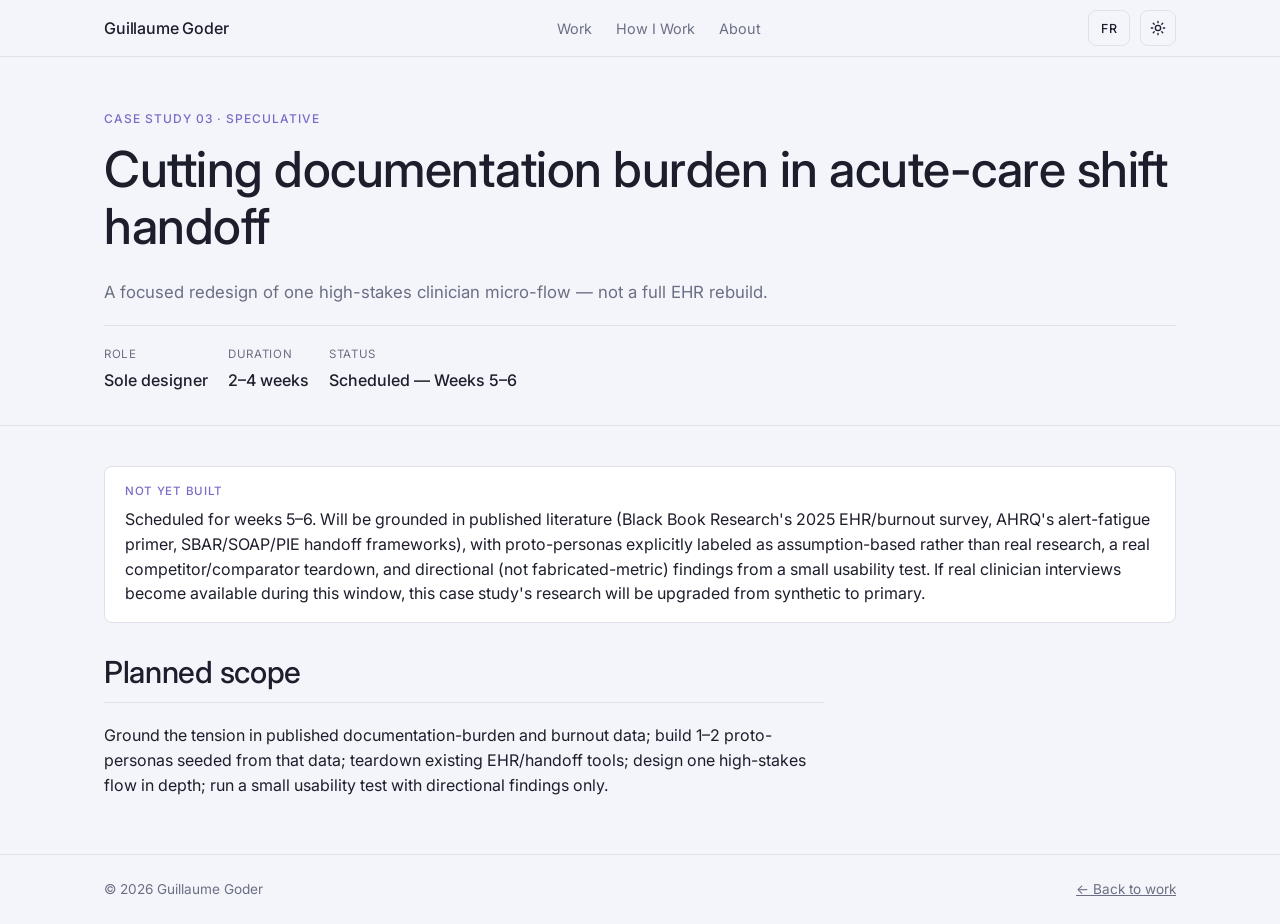
<file: case-studies/ehr-documentation.html>
<!DOCTYPE html>
<html lang="en" data-theme="light">
<head>
<meta charset="UTF-8" />
<meta name="viewport" content="width=device-width, initial-scale=1.0" />
<title>Reducing Documentation Burden in Shift Handoff — Guillaume Goder</title>
<meta name="description" content="Case study: a focused redesign of a clinician shift-handoff/documentation micro-flow, grounded in published burnout and alert-fatigue research." />
<link rel="preconnect" href="https://fonts.googleapis.com">
<link rel="preconnect" href="https://fonts.gstatic.com" crossorigin>
<link href="https://fonts.googleapis.com/css2?family=Inter:wght@300;400;500;600&display=swap" rel="stylesheet">
<link rel="stylesheet" href="../styles.css" />
<script>
  (function () {
    var saved = localStorage.getItem("gg-theme");
    var theme = saved || (window.matchMedia("(prefers-color-scheme: dark)").matches ? "dark" : "light");
    document.documentElement.setAttribute("data-theme", theme);
  })();
</script>
</head>
<body>

<header class="site-header">
  <div class="wrap">
    <a class="brand" href="../index.html">Guillaume Goder</a>
    <nav aria-label="Primary">
      <ul class="nav-links">
        <li><a href="../index.html#work" data-fr="Travaux">Work</a></li>
        <li><a href="../index.html#how-i-work" data-fr="Ma méthode">How I Work</a></li>
        <li><a href="../index.html#about" data-fr="À propos">About</a></li>
      </ul>
    </nav>
    <div style="display:flex; align-items:center; gap:10px;">
      <button class="lang-toggle" aria-label="Passer en français">FR</button>
      <button class="theme-toggle" aria-label="Toggle dark mode" aria-pressed="false">
        <svg class="icon-sun" viewBox="0 0 24 24" fill="none" stroke="currentColor" stroke-width="2" stroke-linecap="round"><circle cx="12" cy="12" r="4"/><path d="M12 2v2M12 20v2M4.9 4.9l1.4 1.4M17.7 17.7l1.4 1.4M2 12h2M20 12h2M4.9 19.1l1.4-1.4M17.7 6.3l1.4-1.4"/></svg>
        <svg class="icon-moon" viewBox="0 0 24 24" fill="none" stroke="currentColor" stroke-width="2" stroke-linecap="round" stroke-linejoin="round"><path d="M21 12.8A9 9 0 1111.2 3a7 7 0 009.8 9.8z"/></svg>
      </button>
      <button class="nav-toggle" aria-label="Toggle menu" aria-expanded="false">
        <svg viewBox="0 0 24 24" width="18" height="18" fill="none" stroke="currentColor" stroke-width="2" stroke-linecap="round"><path d="M3 6h18M3 12h18M3 18h18"/></svg>
      </button>
    </div>
  </div>
</header>

<main>
  <article>
    <header class="cs-header">
      <div class="wrap">
        <span class="eyebrow" data-fr="Étude de cas 03 · Spéculatif">Case Study 03 · Speculative</span>
        <h1 data-fr="Réduire la charge de documentation lors des relèves en soins aigus">Cutting documentation burden in acute-care shift handoff</h1>
        <p class="lede" data-fr="Une refonte ciblée d'un micro-flux clinique à enjeux élevés — pas une refonte complète du dossier médical électronique.">A focused redesign of one high-stakes clinician micro-flow — not a full EHR rebuild.</p>
        <div class="cs-meta">
          <div class="cs-meta-item"><div class="label" data-fr="Rôle">Role</div><div class="value" data-fr="Designer unique">Sole designer</div></div>
          <div class="cs-meta-item"><div class="label" data-fr="Durée">Duration</div><div class="value" data-fr="2 à 4 semaines">2–4 weeks</div></div>
          <div class="cs-meta-item"><div class="label" data-fr="Statut">Status</div><div class="value" data-fr="Prévu — Semaines 5-6">Scheduled — Weeks 5–6</div></div>
        </div>
      </div>
    </header>

    <div class="cs-body">
      <div class="wrap">
        <div class="status-banner">
          <div class="label" data-fr="Pas encore réalisé">Not yet built</div>
          <p style="margin:0;" data-fr="Prévu pour les semaines 5-6. Sera fondé sur la littérature publiée (l'enquête 2025 de Black Book Research sur le DME et l'épuisement professionnel, le guide de l'AHRQ sur la fatigue d'alerte, les cadres de relève SBAR/SOAP/PIE), avec des proto-personas explicitement étiquetés comme fondés sur des hypothèses plutôt que sur une recherche réelle, une véritable analyse de concurrents/comparateurs, et des résultats directionnels (jamais des métriques fabriquées) issus d'un petit test d'utilisabilité. Si de vraies entrevues avec des cliniciens deviennent disponibles durant cette période, la recherche de cette étude de cas sera mise à niveau du synthétique vers le primaire.">Scheduled for weeks 5–6. Will be grounded in published literature (Black Book Research's 2025 EHR/burnout survey, AHRQ's alert-fatigue primer, SBAR/SOAP/PIE handoff frameworks), with proto-personas explicitly labeled as assumption-based rather than real research, a real competitor/comparator teardown, and directional (not fabricated-metric) findings from a small usability test. If real clinician interviews become available during this window, this case study's research will be upgraded from synthetic to primary.</p>
        </div>
        <section class="cs-block">
          <h2 data-fr="Portée prévue">Planned scope</h2>
          <p data-fr="Ancrer la tension dans des données publiées sur la charge de documentation et l'épuisement professionnel; construire 1 à 2 proto-personas alimentés par ces données; analyser les outils de DME/relève existants; concevoir un flux à enjeux élevés en profondeur; mener un petit test d'utilisabilité avec des résultats uniquement directionnels.">Ground the tension in published documentation-burden and burnout data; build 1–2 proto-personas seeded from that data; teardown existing EHR/handoff tools; design one high-stakes flow in depth; run a small usability test with directional findings only.</p>
        </section>
      </div>
    </div>
  </article>
</main>

<footer class="site-footer">
  <div class="wrap">
    <p>© <span id="year"></span> Guillaume Goder</p>
    <p><a href="../index.html" data-fr="← Retour aux projets">← Back to work</a></p>
  </div>
</footer>

<script>document.getElementById("year").textContent = new Date().getFullYear();</script>
<script src="../script.js"></script>
</body>
</html>
</file>
<file: styles.css>
/* ==========================================================================
   Guillaume Goder — UX Portfolio
   Design system: Nocturne (adapted) — quiet, compact, mono-hue dark theme
   with a light companion derived from the same hue/accent.
   Ground hue 230°, single accent #9184d9 (blurple), Inter throughout,
   headings never bolder than 500, 8px radius, compact spacing, outline buttons.
   ========================================================================== */

:root {
  /* Light mode — derived from Nocturne's hue 230 + shared accent */
  --bg: #F4F5FA;
  --surface: #FFFFFF;
  --text: #1C1E2C;
  --text-muted: #6B6F84;
  --text-muted-2: #6B6F84;
  --accent: #7A6BC7;       /* accent-600, darker for contrast on light bg */
  --accent-1: #7A6BC7;
  --accent-2: #7A6BC7;
  --accent-soft: color-mix(in srgb, #7A6BC7 12%, transparent);
  --border: #DEE0EA;

  --font-head: "Inter", -apple-system, BlinkMacSystemFont, sans-serif;
  --font-body: "Inter", -apple-system, BlinkMacSystemFont, sans-serif;

  --radius: 8px;
  --max-width: 1120px;
  --transition: 160ms ease;

  /* Compact spacing scale, density 0.7x */
  --space-1: 0.25rem;
  --space-2: 0.5rem;
  --space-3: 0.75rem;
  --space-4: 1rem;
  --space-6: 1.5rem;
  --space-8: 2rem;
}

html[data-theme="dark"] {
  --bg: #0A0A0A;          /* true black ground, per Guillaume's request */
  --surface: #141414;     /* neutral dark gray, one step lighter than ground */
  --text: #E9E9ED;        /* Nocturne text */
  --text-muted: #9A9CAC;
  --text-muted-2: #9A9CAC;
  --accent: #9184D9;      /* Nocturne accent, hand-pinned blurple — unchanged */
  --accent-1: #9184D9;
  --accent-2: #9184D9;
  --accent-soft: color-mix(in srgb, #9184D9 16%, transparent);
  --border: #262626;      /* neutral dark gray border */
}

* { box-sizing: border-box; }

html { scroll-behavior: smooth; }

body {
  margin: 0;
  background: var(--bg);
  color: var(--text);
  font-family: var(--font-body);
  font-size: 16px;
  line-height: 1.55;
  transition: background var(--transition), color var(--transition);
  -webkit-font-smoothing: antialiased;
}

/* Nocturne rule: hierarchy is size + space, never weight past 500 */
h1, h2, h3, h4 {
  font-family: var(--font-head);
  font-weight: 500;
  line-height: 1.15;
  margin: 0 0 0.5em;
  color: var(--text);
  letter-spacing: -0.01em;
  text-align: left;
}

h1 { font-size: clamp(2rem, 4.6vw, 3.1rem); font-weight: 500; }
h2 { font-size: clamp(1.4rem, 2.8vw, 1.9rem); }
h3 { font-size: 1.15rem; font-weight: 500; }

p { margin: 0 0 1em; color: var(--text); }
p.lede { font-size: 1.05rem; color: var(--text-muted); }

a { color: inherit; }

::selection { background: var(--accent-soft); color: var(--text); }

:focus-visible {
  outline: 2px solid var(--accent);
  outline-offset: 2px;
}

.wrap {
  max-width: var(--max-width);
  margin: 0 auto;
  padding: 0 24px;
}

/* ---------------- Header / Nav (flush-left, no center) ---------------- */

.site-header {
  position: sticky;
  top: 0;
  z-index: 50;
  background: color-mix(in srgb, var(--bg) 90%, transparent);
  backdrop-filter: blur(8px);
  border-bottom: 1px solid var(--border);
}

.site-header .wrap {
  display: flex;
  align-items: center;
  justify-content: space-between;
  height: 56px;
}

.brand {
  font-family: var(--font-head);
  font-size: 1rem;
  font-weight: 500;
  letter-spacing: -0.01em;
  text-decoration: none;
  color: var(--text);
}

.nav-links {
  display: flex;
  align-items: center;
  gap: 24px;
  list-style: none;
  margin: 0;
  padding: 0;
}

.nav-links a {
  text-decoration: none;
  font-size: 0.9rem;
  color: var(--text-muted);
  transition: color var(--transition);
}

.nav-links a:hover { color: var(--accent); }

.theme-toggle {
  border: 1px solid var(--border);
  background: transparent;
  color: var(--text);
  border-radius: var(--radius);
  width: 36px;
  height: 36px;
  display: inline-flex;
  align-items: center;
  justify-content: center;
  cursor: pointer;
  transition: border-color var(--transition), background var(--transition);
}

.theme-toggle:hover { border-color: var(--accent); background: var(--accent-soft); }
.theme-toggle svg { width: 16px; height: 16px; }
html[data-theme="dark"] .icon-sun { display: none; }
html[data-theme="light"] .icon-moon { display: none; }

.lang-toggle {
  border: 1px solid var(--border);
  background: transparent;
  color: var(--text);
  border-radius: var(--radius);
  height: 36px;
  padding: 0 12px;
  font-family: var(--font-body);
  font-size: 0.78rem;
  font-weight: 500;
  letter-spacing: 0.02em;
  cursor: pointer;
  transition: border-color var(--transition), background var(--transition), color var(--transition);
}

.lang-toggle:hover { border-color: var(--accent); background: var(--accent-soft); color: var(--accent); }

.nav-toggle {
  display: none;
  border: 1px solid var(--border);
  background: transparent;
  border-radius: var(--radius);
  width: 36px;
  height: 36px;
  align-items: center;
  justify-content: center;
  cursor: pointer;
}

/* ---------------- Hero — left-aligned, asymmetric ---------------- */

.hero {
  padding: 64px 0 48px;
  border-bottom: 1px solid var(--border);
}

.hero-grid {
  display: grid;
  grid-template-columns: 1.3fr 0.7fr;
  gap: 40px;
  align-items: end;
}

.eyebrow {
  display: inline-block;
  font-size: 0.75rem;
  letter-spacing: 0.08em;
  text-transform: uppercase;
  color: var(--accent);
  font-weight: 500;
  margin-bottom: 12px;
}

.hero h1 { margin-bottom: 0.35em; }

.hero .positioning {
  font-size: 1.1rem;
  color: var(--text-muted);
  max-width: 44ch;
  margin-bottom: 1.5em;
}

.hero-actions {
  display: flex;
  gap: 12px;
  flex-wrap: wrap;
}

/* Nocturne: don't flood large areas with accent — restrained line treatment only */
.hero-visual {
  aspect-ratio: 4/3;
  border-radius: var(--radius);
  border: 1px solid var(--border);
  background: var(--surface);
  display: flex;
  align-items: center;
  justify-content: center;
  overflow: hidden;
}

.hero-visual svg { width: 62%; height: 62%; opacity: 0.9; }

/* ---------------- Buttons — outlined, never filled ---------------- */

.btn {
  display: inline-flex;
  align-items: center;
  gap: 8px;
  padding: 9px 18px;
  border-radius: var(--radius);
  font-size: 0.88rem;
  font-weight: 500;
  text-decoration: none;
  cursor: pointer;
  border: 1px solid var(--accent);
  background: transparent;
  color: var(--accent);
  transition: background var(--transition), border-color var(--transition), color var(--transition);
}

.btn-primary {
  border-color: var(--accent);
  color: var(--accent);
  background: transparent;
}
.btn-primary:hover { background: var(--accent-soft); }

.btn-secondary {
  background: transparent;
  border-color: var(--border);
  color: var(--text);
}
.btn-secondary:hover { border-color: var(--accent); color: var(--accent); }

/* ---------------- Case study cards ---------------- */

.section { padding: 56px 0; }

.section-head { max-width: 60ch; margin-bottom: 32px; }
.section-head .eyebrow { margin-bottom: 8px; }

.cards {
  display: grid;
  grid-template-columns: repeat(3, 1fr);
  gap: 16px;
}

.card {
  background: var(--surface);
  border: 1px solid var(--border);
  border-radius: var(--radius);
  padding: 22px;
  text-decoration: none;
  color: var(--text);
  display: flex;
  flex-direction: column;
  gap: 12px;
  transition: border-color var(--transition), background var(--transition);
}

.card:hover {
  border-color: var(--accent);
  background: color-mix(in srgb, var(--surface) 92%, var(--accent) 8%);
}

.card-icon { width: 36px; height: 36px; color: var(--accent); }
.card-icon svg { width: 100%; height: 100%; }

/* Nocturne tag: small label tinted from the accent ramp */
.card-tag {
  display: inline-flex;
  align-items: center;
  gap: 6px;
  font-size: 0.72rem;
  color: var(--accent);
  background: var(--accent-soft);
  border-radius: 999px;
  padding: 3px 10px;
  width: fit-content;
  text-transform: uppercase;
  letter-spacing: 0.04em;
}

.card h3 { margin-bottom: 2px; }

.card .card-status {
  margin-top: auto;
  font-size: 0.8rem;
  color: var(--accent);
  font-weight: 500;
}

/* ---------------- How I work strip ---------------- */

.how-strip {
  display: grid;
  grid-template-columns: repeat(4, 1fr);
  gap: 16px;
  border-top: 1px solid var(--border);
  border-bottom: 1px solid var(--border);
  padding: 32px 0;
}

.how-item { display: flex; flex-direction: column; gap: 8px; }

.how-item .num {
  font-family: var(--font-head);
  font-weight: 500;
  font-size: 1.2rem;
  color: var(--accent);
}

.how-item h4 { margin: 0; font-size: 0.95rem; font-family: var(--font-body); font-weight: 500; }
.how-item p { font-size: 0.88rem; color: var(--text-muted); margin: 0; }

/* ---------------- About/contact ---------------- */

.about-grid {
  display: grid;
  grid-template-columns: 1.2fr 0.8fr;
  gap: 40px;
  align-items: center;
}

.about-links {
  display: flex;
  gap: 10px;
  flex-wrap: wrap;
  margin-top: 16px;
}

/* ---------------- Case study page ---------------- */

.cs-header { padding: 48px 0 32px; border-bottom: 1px solid var(--border); }

.cs-meta {
  display: flex;
  flex-wrap: wrap;
  gap: 20px;
  margin-top: 20px;
  padding-top: 20px;
  border-top: 1px solid var(--border);
}

.cs-meta-item .label {
  font-size: 0.72rem;
  text-transform: uppercase;
  letter-spacing: 0.06em;
  color: var(--text-muted);
  margin-bottom: 4px;
}

.cs-meta-item .value { font-weight: 500; }

.cs-body { padding: 40px 0; }

.cs-block { max-width: 72ch; margin: 0 0 48px; }
.cs-block:last-child { margin-bottom: 0; }

.cs-block h2 {
  border-bottom: 1px solid var(--border);
  padding-bottom: 12px;
  margin-bottom: 20px;
}

.callout {
  background: var(--surface);
  border: 1px solid var(--border);
  border-left: 2px solid var(--accent);
  border-radius: var(--radius);
  padding: 16px 20px;
  margin: 20px 0;
}

.callout .label {
  font-size: 0.72rem;
  text-transform: uppercase;
  letter-spacing: 0.06em;
  color: var(--accent);
  font-weight: 500;
  margin-bottom: 6px;
}

.status-banner {
  background: var(--surface);
  border: 1px solid var(--border);
  border-radius: var(--radius);
  padding: 16px 20px;
  margin-bottom: 32px;
}

.status-banner .label {
  font-size: 0.72rem;
  text-transform: uppercase;
  letter-spacing: 0.06em;
  color: var(--accent);
  font-weight: 500;
  margin-bottom: 6px;
}

.rejected-direction {
  border: 1px solid var(--border);
  border-radius: var(--radius);
  padding: 14px 18px;
  margin: 12px 0;
  background: var(--surface);
}

.rejected-direction .label {
  font-size: 0.75rem;
  font-weight: 500;
  color: var(--accent);
  text-transform: uppercase;
  letter-spacing: 0.05em;
  margin-bottom: 6px;
}

/* ---------------- Footer ---------------- */

.site-footer { border-top: 1px solid var(--border); padding: 24px 0; }

.site-footer .wrap {
  display: flex;
  justify-content: space-between;
  align-items: center;
  flex-wrap: wrap;
  gap: 12px;
}

.site-footer p { margin: 0; color: var(--text-muted); font-size: 0.85rem; }

/* ---------------- Responsive ---------------- */

@media (max-width: 900px) {
  .hero-grid { grid-template-columns: 1fr; }
  .hero-visual { order: -1; aspect-ratio: 16/9; }
  .cards { grid-template-columns: 1fr; }
  .how-strip { grid-template-columns: repeat(2, 1fr); }
  .about-grid { grid-template-columns: 1fr; }
}

@media (max-width: 640px) {
  .nav-links { display: none; }
  .nav-toggle { display: inline-flex; }
  .site-header.nav-open .nav-links {
    display: flex;
    position: absolute;
    top: 56px;
    left: 0;
    right: 0;
    background: var(--bg);
    border-bottom: 1px solid var(--border);
    flex-direction: column;
    align-items: flex-start;
    padding: 16px 24px 24px;
    gap: 16px;
  }
  .how-strip { grid-template-columns: 1fr; }
  .cs-meta { gap: 14px; }
}
</file>
